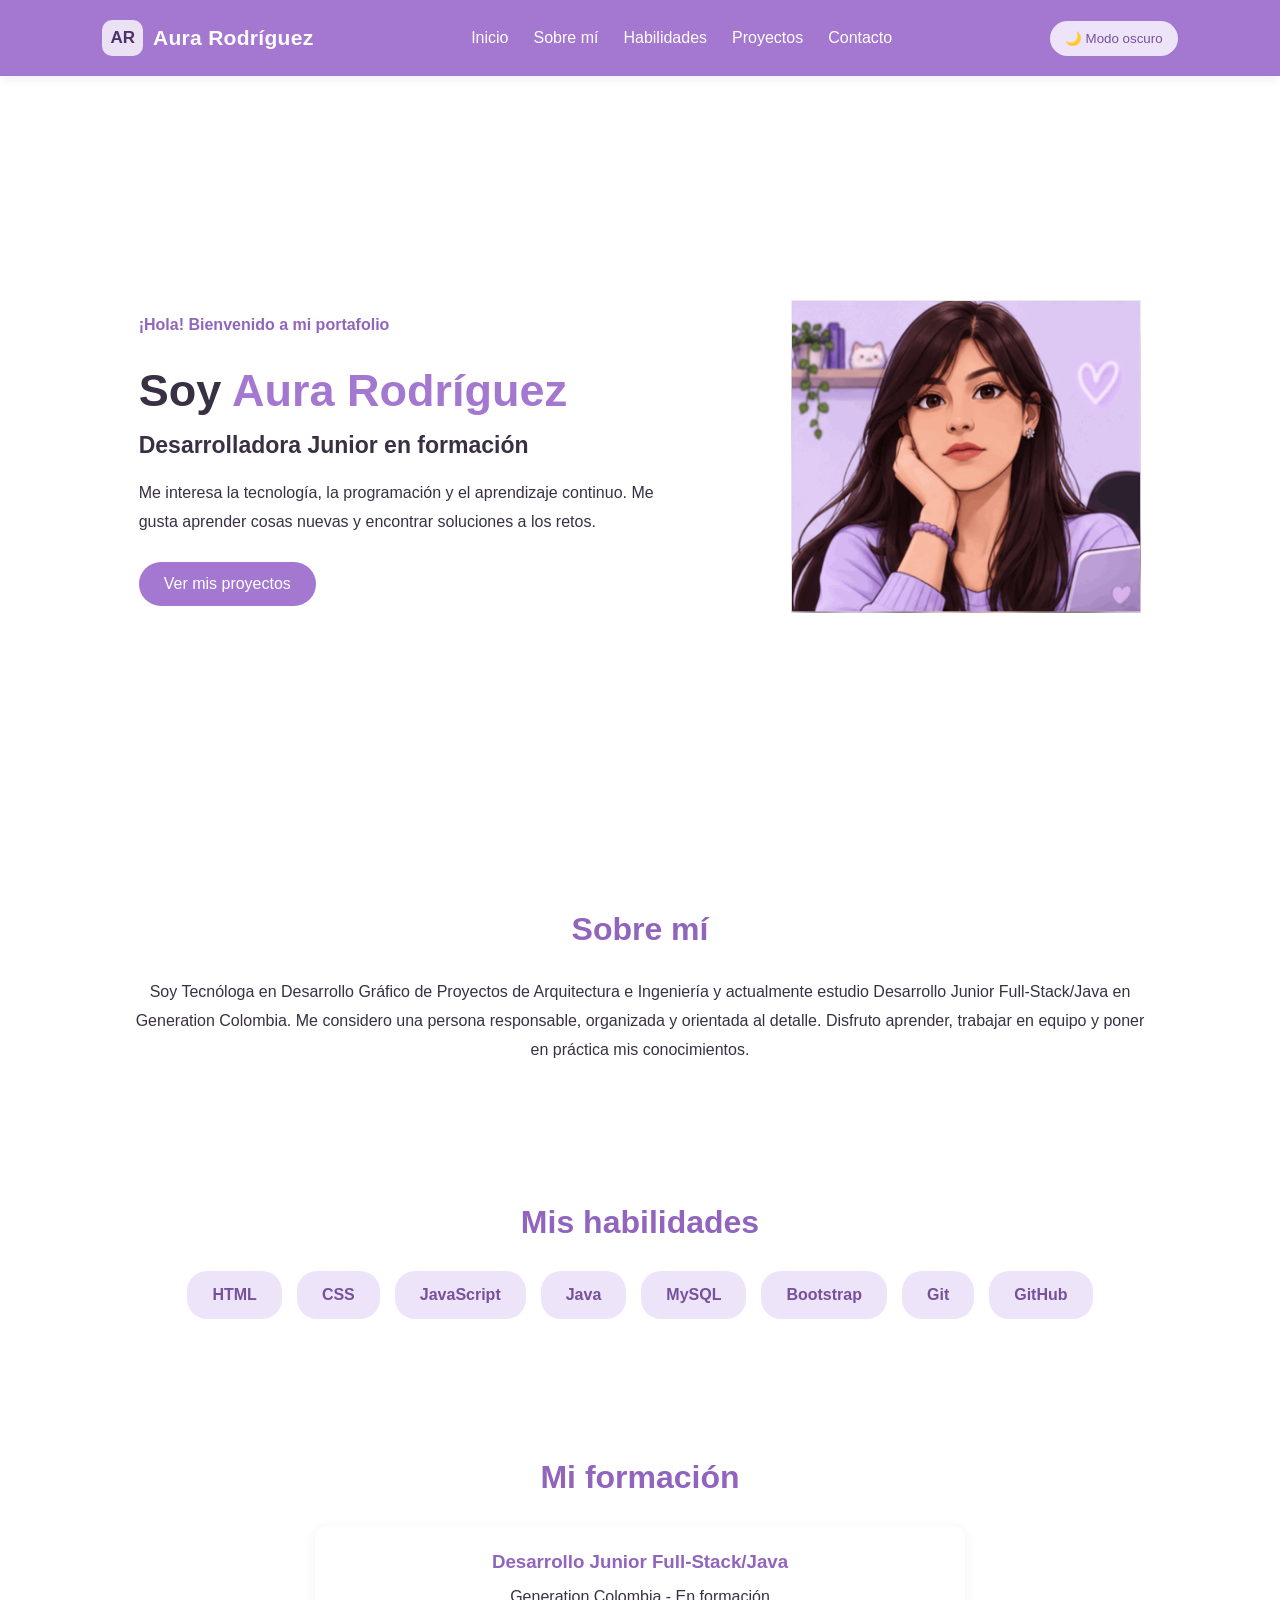
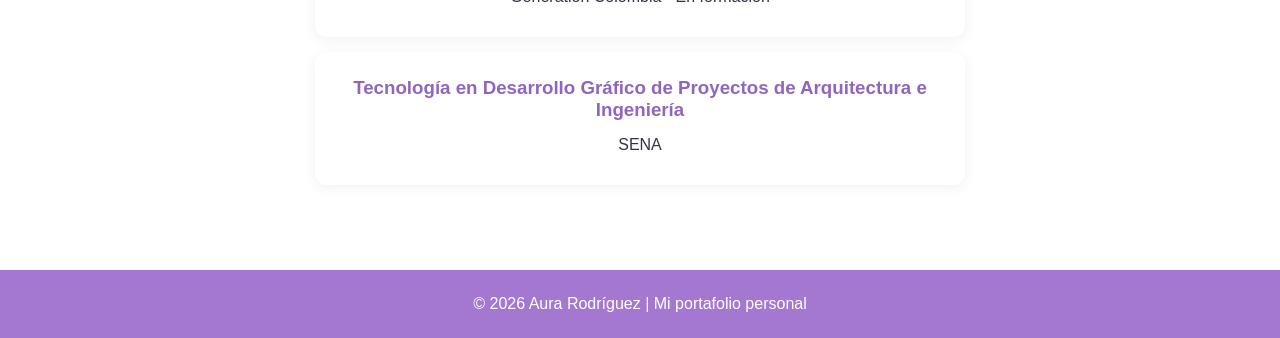
<file: index.html>
<!DOCTYPE html>
<html lang="es">

<head>
    <meta charset="UTF-8">
    <meta name="viewport" content="width=device-width, initial-scale=1.0">

    <title>Mi Portafolio | Aura Rodriguez</title>

    <link rel="stylesheet" href="styles.css">
</head>

<body>

    <header>
        <nav class="navbar">
            <a href="#inicio" class="logo">
                <span class="logo-iniciales">AR</span>
                <span class="logo-nombre">Aura Rodríguez</span>
            </a>

            <ul class="menu">
                <li><a href="#inicio">Inicio</a></li>
                <li><a href="#sobre-mi">Sobre mí</a></li>
                <li><a href="#habilidades">Habilidades</a></li>
                <li><a href="proyectos.html">Proyectos</a></li>
                <li><a href="contacto.html">Contacto</a></li>
            </ul>
            <button id="tema-btn">🌙 Modo oscuro</button>
        </nav>
    </header>

    <section id="inicio" class="inicio">

        <div class="inicio-texto">
            <p class="saludo">¡Hola! Bienvenido a mi portafolio</p>

            <h1>Soy <span>Aura Rodríguez</span></h1>

            <h2>Desarrolladora Junior en formación</h2>

            <p>
                Me interesa la tecnología, la programación
                y el aprendizaje continuo. Me gusta aprender
                cosas nuevas y encontrar soluciones a los retos.
            </p>

            <a href="#proyectos" class="boton">
                Ver mis proyectos
            </a>
        </div>

        <div class="inicio-imagen">
            <img src="imagenes/Captura.PNG" alt="ilustracion animada">
        </div>

    </section>

    <!-- Sobre mí -->
    <section id="sobre-mi" class="seccion">

        <h2>Sobre mí</h2>

        <p>
            Soy Tecnóloga en Desarrollo Gráfico de Proyectos
            de Arquitectura e Ingeniería y actualmente estudio
            Desarrollo Junior Full-Stack/Java en Generation Colombia.

            Me considero una persona responsable, organizada
            y orientada al detalle. Disfruto aprender, trabajar
            en equipo y poner en práctica mis conocimientos.
        </p>

    </section>

    <section id="habilidades" class="seccion">

        <h2>Mis habilidades</h2>

        <div class="habilidades-lista">
            <div class="habilidad">HTML</div>
            <div class="habilidad">CSS</div>
            <div class="habilidad">JavaScript</div>
            <div class="habilidad">Java</div>
            <div class="habilidad">MySQL</div>
            <div class="habilidad">Bootstrap</div>
            <div class="habilidad">Git</div>
            <div class="habilidad">GitHub</div>
        </div>

    </section>

    <section id="formacion" class="seccion">

        <h2>Mi formación</h2>

        <div class="formacion-item">
            <h3>Desarrollo Junior Full-Stack/Java</h3>
            <p>Generation Colombia - En formación</p>
        </div>

        <div class="formacion-item">
            <h3>Tecnología en Desarrollo Gráfico de Proyectos
                de Arquitectura e Ingeniería</h3>
            <p>SENA</p>
        </div>

    </section>

</section>

<footer>
    <p>© 2026 Aura Rodríguez | Mi portafolio personal</p>
</footer>
<script src="script.js"></script>
</body>
</html>
</file>
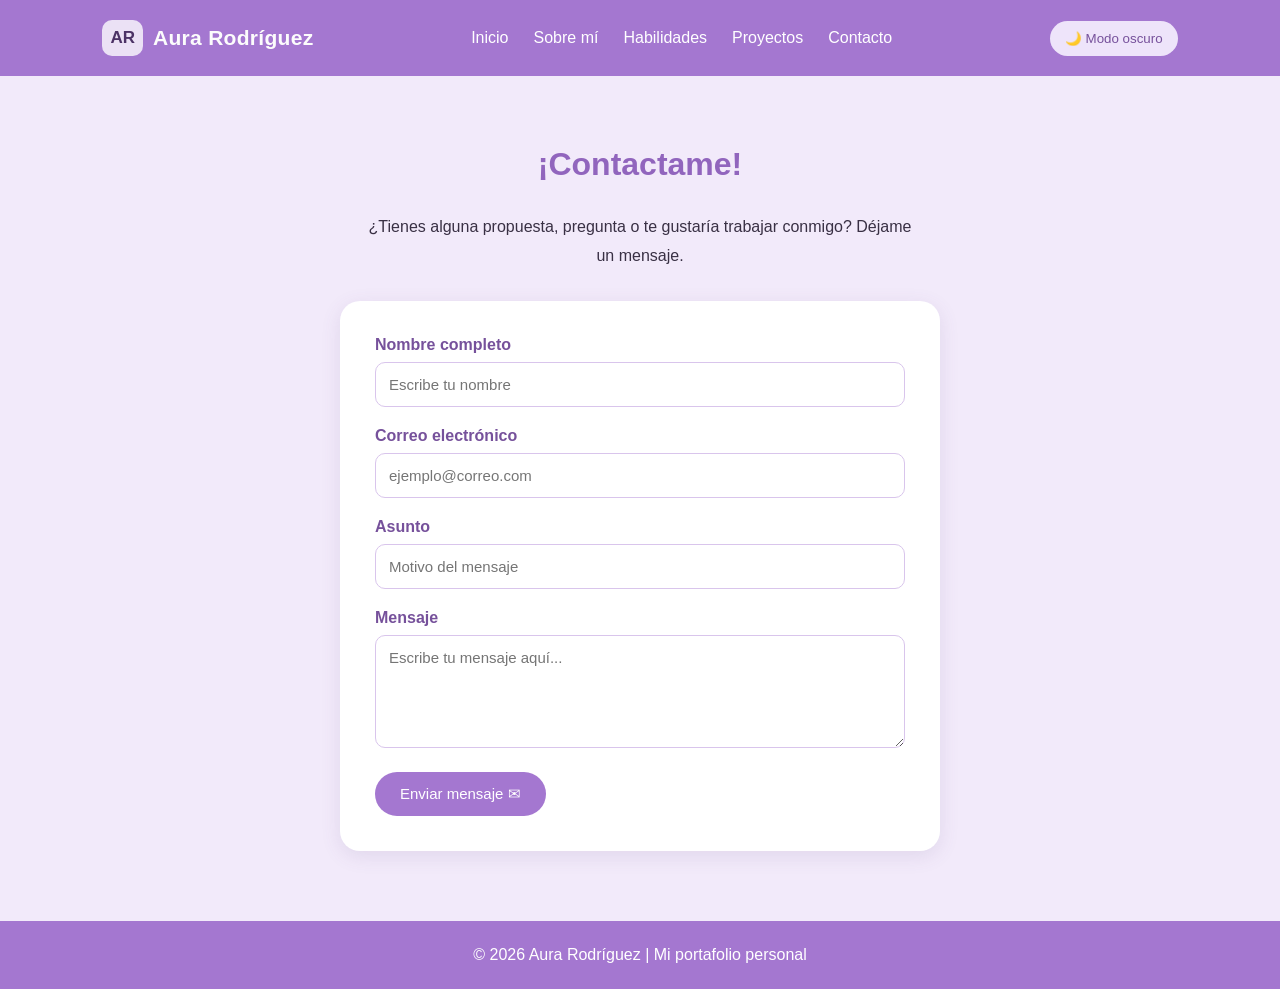
<file: contacto.html>
<!DOCTYPE html>
<html lang="es">

<head>
    <meta charset="UTF-8">
    <meta name="viewport" content="width=device-width, initial-scale=1.0">

    <title>Contacto | Aura Rodríguez</title>

    <link rel="stylesheet" href="styles.css">
</head>

<body>

    <!-- Menú de navegación -->
    <header>
        <nav class="navbar">

            <a href="index.html" class="logo">
                <span class="logo-iniciales">AR</span>
                <span class="logo-nombre">Aura Rodríguez</span>
            </a>

            <ul class="menu">
                <li><a href="index.html#inicio">Inicio</a></li>
                <li><a href="index.html#sobre-mi">Sobre mí</a></li>
                <li><a href="index.html#habilidades">Habilidades</a></li>
                <li><a href="proyectos.html">Proyectos</a></li>
                <li><a href="contacto.html">Contacto</a></li>
            </ul>

            <button id="tema-btn">🌙 Modo oscuro</button>

        </nav>
    </header>

    <!-- Formulario de contacto -->
    <section class="seccion contacto">

        <h2>¡Contactame!</h2>

        <p class="contacto-descripcion">
            ¿Tienes alguna propuesta, pregunta o te gustaría
            trabajar conmigo? Déjame un mensaje.
        </p>

        <form action="https://formsubmit.co/aurarodriguezd26@gmail.com"
              method="POST" class="formulario">

            <div class="campo">
                <label for="nombre">Nombre completo</label>
                <input type="text" id="nombre" name="nombre"
                       placeholder="Escribe tu nombre" required>
            </div>

            <div class="campo">
                <label for="correo">Correo electrónico</label>
                <input type="email" id="correo" name="correo"
                       placeholder="ejemplo@correo.com" required>
            </div>

            <div class="campo">
                <label for="asunto">Asunto</label>
                <input type="text" id="asunto" name="asunto"
                       placeholder="Motivo del mensaje" required>
            </div>

            <div class="campo">
                <label for="mensaje">Mensaje</label>
                <textarea id="mensaje" name="mensaje"
                          rows="5"
                          placeholder="Escribe tu mensaje aquí..."
                          required></textarea>
            </div>

            <button type="submit" class="boton">
                Enviar mensaje ✉
            </button>

        </form>

    </section>

    <footer>
        <p>© 2026 Aura Rodríguez | Mi portafolio personal</p>
    </footer>

    <script src="script.js"></script>

</body>
</html>
</file>
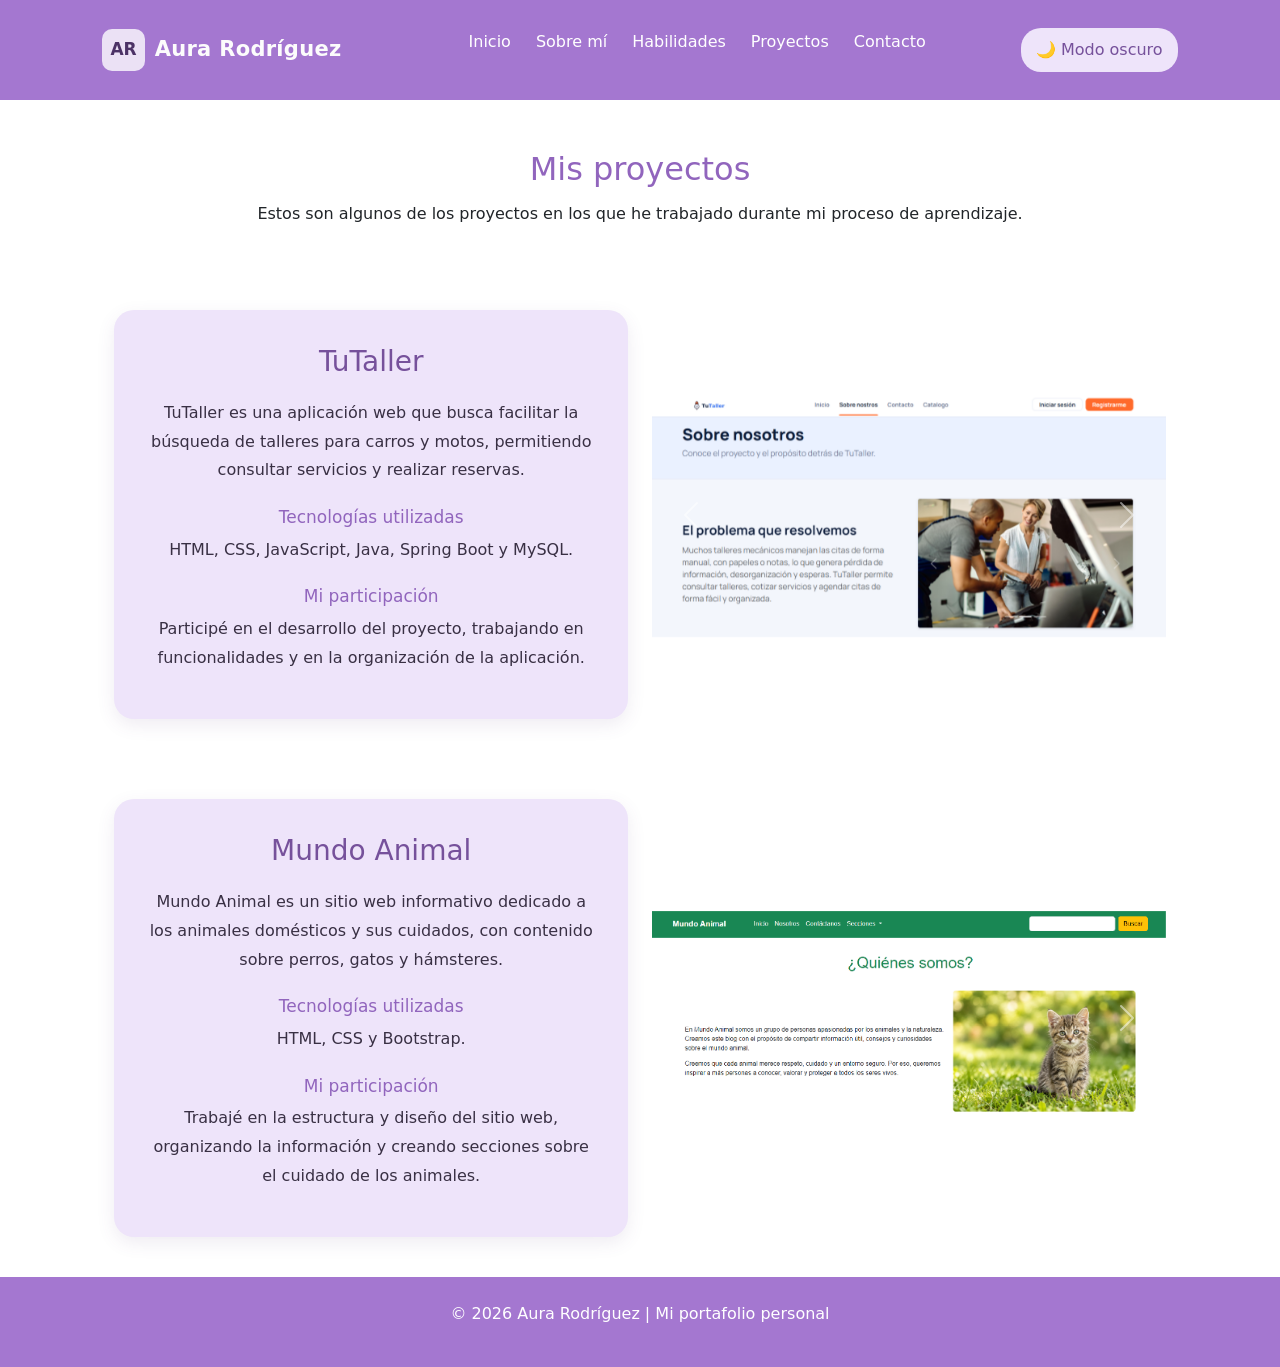
<file: proyectos.html>
<!DOCTYPE html>
<html lang="es">

<head>
    <meta charset="UTF-8">
    <meta name="viewport" content="width=device-width, initial-scale=1.0">

    <title>Mis proyectos | Aura Rodríguez</title>

    <link rel="stylesheet" href="styles.css">

    <!-- Bootstrap -->
    <link href="https://cdn.jsdelivr.net/npm/bootstrap@5.3.8/dist/css/bootstrap.min.css" rel="stylesheet">
</head>

<body>

    <!-- Barra de navegación -->
    <header>
        <nav class="navbar">
            <a href="index.html" class="logo">
                <span class="logo-iniciales">AR</span>
                <span class="logo-nombre">Aura Rodríguez</span>
            </a>

            <ul class="menu">
                <li><a href="index.html#inicio">Inicio</a></li>
                <li><a href="index.html#sobre-mi">Sobre mí</a></li>
                <li><a href="index.html#habilidades">Habilidades</a></li>
                <li><a href="proyectos.html">Proyectos</a></li>
                <li><a href="contacto.html">Contacto</a></li>
            </ul>

            <button id="tema-btn">🌙 Modo oscuro</button>
        </nav>
    </header>

    <!-- Encabezado -->
    <section class="seccion encabezado-proyectos">
        <h2>Mis proyectos</h2>

        <p>
            Estos son algunos de los proyectos en los que he trabajado
            durante mi proceso de aprendizaje.
        </p>
    </section>

    <!-- Proyecto TuTaller -->
    <section class="seccion proyectos">
        <div class="container">
            <div class="row align-items-center g-4">

                <!-- Información a la izquierda -->
                <div class="col-md-6">
                    <div class="tarjeta-informacion">

                        <h3>TuTaller</h3>

                        <p>
                            TuTaller es una aplicación web que busca facilitar
                            la búsqueda de talleres para carros y motos,
                            permitiendo consultar servicios y realizar reservas.
                        </p>

                        <h4>Tecnologías utilizadas</h4>

                        <p>
                            HTML, CSS, JavaScript, Java, Spring Boot y MySQL.
                        </p>

                        <h4>Mi participación</h4>

                        <p>
                            Participé en el desarrollo del proyecto,
                            trabajando en funcionalidades y en la organización
                            de la aplicación.
                        </p>

                    </div>
                </div>

                <!-- Imágenes a la derecha -->
                <div class="col-md-6">
                    <div id="carruselTuTaller"
                         class="carousel slide"
                         data-bs-ride="carousel"
                         data-bs-interval="3000">

                        <div class="carousel-inner">

                            <div class="carousel-item active">
                                <img src="./imagenes/tutaller1.PNG"
                                     class="d-block w-100"
                                     alt="Página principal de TuTaller">
                            </div>

                            <div class="carousel-item">
                                <img src="./imagenes/tutaller2.PNG"
                                     class="d-block w-100"
                                     alt="Catálogo de talleres">
                            </div>

                        </div>

                        <button class="carousel-control-prev"
                                type="button"
                                data-bs-target="#carruselTuTaller"
                                data-bs-slide="prev">
                            <span class="carousel-control-prev-icon"></span>
                        </button>

                        <button class="carousel-control-next"
                                type="button"
                                data-bs-target="#carruselTuTaller"
                                data-bs-slide="next">
                            <span class="carousel-control-next-icon"></span>
                        </button>

                    </div>
                </div>

            </div>
        </div>
    </section>

    <!-- Proyecto Mundo Animal -->
    <section class="seccion proyectos">
        <div class="container">
            <div class="row align-items-center g-4">

                <!-- Información a la izquierda -->
                <div class="col-md-6">
                    <div class="tarjeta-informacion">

                        <h3>Mundo Animal</h3>

                        <p>
                            Mundo Animal es un sitio web informativo dedicado
                            a los animales domésticos y sus cuidados, con
                            contenido sobre perros, gatos y hámsteres.
                        </p>

                        <h4>Tecnologías utilizadas</h4>

                        <p>
                            HTML, CSS y Bootstrap.
                        </p>

                        <h4>Mi participación</h4>

                        <p>
                            Trabajé en la estructura y diseño del sitio web,
                            organizando la información y creando secciones
                            sobre el cuidado de los animales.
                        </p>

                    </div>
                </div>

                <!-- Imágenes a la derecha -->
                <div class="col-md-6">
                    <div id="carruselMundoAnimal"
                         class="carousel slide"
                         data-bs-ride="carousel"
                         data-bs-interval="3000">

                        <div class="carousel-inner">

                            <div class="carousel-item active">
                                <img src="./imagenes/mundo1.PNG"
                                     class="d-block w-100"
                                     alt="Página principal de Mundo Animal">
                            </div>

                            <div class="carousel-item">
                                <img src="./imagenes/mundo2.PNG"
                                     class="d-block w-100"
                                     alt="Contenido de Mundo Animal">
                            </div>

                        </div>

                        <button class="carousel-control-prev"
                                type="button"
                                data-bs-target="#carruselMundoAnimal"
                                data-bs-slide="prev">
                            <span class="carousel-control-prev-icon"></span>
                        </button>

                        <button class="carousel-control-next"
                                type="button"
                                data-bs-target="#carruselMundoAnimal"
                                data-bs-slide="next">
                            <span class="carousel-control-next-icon"></span>
                        </button>

                    </div>
                </div>

            </div>
        </div>
    </section>

    <!-- Footer -->
    <footer>
        <p>© 2026 Aura Rodríguez | Mi portafolio personal</p>
    </footer>

    <script src="https://cdn.jsdelivr.net/npm/bootstrap@5.3.8/dist/js/bootstrap.bundle.min.js"></script>
    <script src="script.js"></script>

</body>
</html>
</file>
<file: styles.css>
* {
    margin: 0;
    padding: 0;
    box-sizing: border-box;
    scroll-behavior: smooth;
}

body {
    font-family: Arial, sans-serif;
    background-color: #ffffff;
    color: #393044;
}

/* Menú de navegación */
header {
    background-color: #a477d0;
    padding: 20px 8%;
    box-shadow: 0 2px 10px rgba(0, 0, 0, 0.08);
}

.navbar {
    display: flex;
    justify-content: space-between;
    align-items: center;
}

.logo {
    font-size: 28px;
    font-weight: bold;
    color: white;
    text-decoration: none;
}

.menu {
    display: flex;
    list-style: none;
    gap: 25px;
}

.menu a {
    text-decoration: none;
    color: white;
    transition: 0.3s;
}

.menu a:hover {
    color: #eee4fa;
}

/* Inicio */
.inicio {
    min-height: 85vh;
    display: flex;
    align-items: center;
    justify-content: space-around;
    padding: 50px 8%;
    gap: 30px;
}

.inicio-texto {
    max-width: 550px;
}

.saludo {
    color: #9165bd;
    margin-bottom: 15px;
    font-weight: bold;
}

.inicio h1 {
    font-size: 45px;
    margin-bottom: 15px;
}

.inicio h1 span {
    color: #a477d0;
}

.inicio h2 {
    font-size: 23px;
    margin-bottom: 20px;
}

.inicio-texto p {
    line-height: 1.8;
    margin-bottom: 25px;
}

.inicio-imagen img {
    width: 350px;
    max-width: 100%;
}

/* Botones */
.boton {
    display: inline-block;
    background-color: #a477d0;
    color: white;
    padding: 13px 25px;
    border-radius: 25px;
    text-decoration: none;
    transition: 0.3s;
}

.boton:hover {
    background-color: #8052aa;
    transform: translateY(-3px);
}

/* Secciones */
.seccion {
    padding: 70px 10%;
    text-align: center;
}

.seccion h2 {
    font-size: 32px;
    color: #9165bd;
    margin-bottom: 30px;
}

.seccion p {
    line-height: 1.8;
}

/* Habilidades */
.habilidades-lista {
    display: flex;
    flex-wrap: wrap;
    justify-content: center;
    gap: 15px;
}

.habilidad {
    background-color: #eee4fa;
    color: #76519b;
    padding: 15px 25px;
    border-radius: 20px;
    font-weight: bold;
}

/* Proyectos */
.proyectos-lista {
    display: flex;
    justify-content: center;
    flex-wrap: wrap;
    gap: 25px;
}

.proyecto {
    background-color: white;
    padding: 30px;
    width: 300px;
    border-radius: 15px;
    box-shadow: 0 5px 20px rgba(100, 70, 130, 0.10);
    transition: 0.3s;
}

.proyecto:hover {
    transform: translateY(-7px);
}

.proyecto h3 {
    color: #9165bd;
    margin-bottom: 15px;
}

.proyecto span {
    display: block;
    margin-top: 15px;
    color: #9165bd;
    font-size: 13px;
}

/* Formación */
.formacion-item {
    background-color: white;
    padding: 25px;
    margin: 15px auto;
    max-width: 650px;
    border-radius: 12px;
    box-shadow: 0 3px 12px rgba(100, 70, 130, 0.08);
}

.formacion-item h3 {
    color: #9165bd;
    margin-bottom: 10px;
}

/* Contacto */
.redes {
    margin-top: 25px;
}

.redes a {
    color: #9165bd;
    text-decoration: none;
    margin: 0 12px;
}

/* Pie de página */
footer {
    background-color: #a477d0;
    color: white;
    text-align: center;
    padding: 25px;
}

/* Adaptación a celulares */
@media (max-width: 768px) {

    .navbar {
        flex-direction: column;
        gap: 20px;
    }

    .menu {
        flex-wrap: wrap;
        justify-content: center;
        gap: 15px;
    }

    .inicio {
        flex-direction: column;
        text-align: center;
    }

    .inicio h1 {
        font-size: 35px;
    }

    .inicio-imagen img {
        width: 280px;
    }

    .seccion {
        padding: 50px 6%;
    }

}


/* Botón para cambiar el tema */
#tema-btn {
    background-color: #eee4fa;
    color: #76519b;
    border: none;
    padding: 10px 15px;
    border-radius: 20px;
    cursor: pointer;
}

/* Modo oscuro en tonos lilas */
body.tema-oscuro {
    background-color: #33283d;
    color: #e8e2eb;
}

body.tema-oscuro header {
    background-color: #49375a;
}

body.tema-oscuro section {
    background-color: #33283d;
    color: #c0a6c5;
}

body.tema-oscuro footer {
    background-color: #49375a !important;
    color: #ffffff !important;
}

body.tema-oscuro .formulario {
    background-color: #49375a;
    color: #ffffff;
}

body.tema-oscuro .campo input,
body.tema-oscuro .campo textarea {
    background-color: #5b486b;
    color: #ffffff;
    border-color: #806b91;
}

body.tema-oscuro .campo label {
    color: #795196;
}



/* Formulario de contacto */
.contacto {
    background-color: #f2eafa;
}

.contacto-descripcion {
    max-width: 550px;
    margin: 0 auto 30px;
}

.formulario {
    background-color: white;
    max-width: 600px;
    margin: auto;
    padding: 35px;
    border-radius: 20px;
    box-shadow: 0 5px 20px rgba(100, 70, 130, 0.12);
    text-align: left;
}

.campo {
    margin-bottom: 20px;
}

.campo label {
    display: block;
    margin-bottom: 8px;
    font-weight: bold;
    color: #76519b;
}

.campo input,
.campo textarea {
    width: 100%;
    padding: 13px;
    border: 1px solid #d9c5ec;
    border-radius: 10px;
    font-family: Arial, sans-serif;
    font-size: 15px;
    outline: none;
}

.campo input:focus,
.campo textarea:focus {
    border-color: #a477d0;
    box-shadow: 0 0 5px #d9c5ec;
}

.campo textarea {
    resize: vertical;
}

.formulario button {
    border: none;
    cursor: pointer;
    font-size: 15px;
}

@media (max-width: 768px) {
    .formulario {
        padding: 20px;
    }
}

/* Página de proyectos */
.tarjeta-proyecto {
    background-color: #f5effb;
    padding: 25px;
    border-radius: 15px;
    max-width: 900px;
    margin: 20px auto;
}

.tarjeta-proyecto h3 {
    color: #9165bd;
    margin-bottom: 20px;
}

.tarjeta-proyecto h4 {
    color: #76519b;
    margin-top: 20px;
    margin-bottom: 8px;
}

.tarjeta-proyecto p {
    line-height: 1.6;
}

.imagenes-proyecto {
    display: flex;
    gap: 15px;
    margin-bottom: 20px;
    flex-wrap: wrap;
}

.imagenes-proyecto img {
    width: calc(50% - 8px);
    border-radius: 10px;
    object-fit: cover;
}

body.tema-oscuro .tarjeta-proyecto {
    background-color: #49375a;
    color: #e2d5eb;
}

body.tema-oscuro .tarjeta-proyecto h3,
body.tema-oscuro .tarjeta-proyecto h4 {
    color: #d6b8ed;
}

@media (max-width: 768px) {
    .imagenes-proyecto img {
        width: 100%;
    }
}


/* Encabezado de proyectos */
.encabezado-proyectos {
    text-align: center;
    background-color: #ffffff;
}

.encabezado-proyectos h2 {
    color: #9165bd;
    margin-bottom: 15px;
}

/* Secciones */
.proyectos {
    background-color: #ffffff;
    padding: 45px 8%;
}


/* Encabezado de proyectos */
.encabezado-proyectos {
    text-align: center;
    background-color: #ffffff;
    padding: 50px 8% 25px;
}

.encabezado-proyectos h2 {
    color: #9165bd;
    font-size: 32px;
    margin-bottom: 12px;
}

/* Secciones de proyectos */
.proyectos {
    background-color: #ffffff;
    padding: 40px 8%;
}

/* Tarjeta del texto */
.tarjeta-informacion {
    background-color: #eee4fa;
    padding: 35px;
    border-radius: 20px;
    min-height: 350px;
    box-shadow: 0 6px 18px rgba(100, 70, 130, 0.10);
}

.tarjeta-informacion h3 {
    color: #76519b;
    font-size: 28px;
    margin-bottom: 20px;
}

.tarjeta-informacion h4 {
    color: #9165bd;
    font-size: 17px;
    margin-top: 22px;
    margin-bottom: 8px;
}

.tarjeta-informacion p {
    color: #393044;
    line-height: 1.8;
    margin-bottom: 12px;
}

/* Carrusel sin tarjeta */
.carousel {
    border-radius: 15px;
    overflow: hidden;
    background: transparent;
}

.carousel img {
    width: 100%;
    height: 380px;
    object-fit: contain;
    background: transparent;
}

/* Modo oscuro */
body.tema-oscuro .encabezado-proyectos,
body.tema-oscuro .proyectos {
    background-color: #33283d;
    color: #f5edf9;
}

body.tema-oscuro .tarjeta-informacion {
    background-color: #49375a;
}

body.tema-oscuro .tarjeta-informacion h3,
body.tema-oscuro .tarjeta-informacion h4 {
    color: #d6b8ed;
}

body.tema-oscuro .tarjeta-informacion p {
    color: #f0e7f6;
}

/* Adaptación a celulares */
@media (max-width: 768px) {
    .proyectos {
        padding: 30px 5%;
    }

    .tarjeta-informacion {
        min-height: auto;
        padding: 25px;
    }

    .carousel img {
        height: 260px;
    }
}

.logo {
    display: flex;
    align-items: center;
    gap: 10px;
    text-decoration: none;
    color: rgb(252, 252, 252);
    font-size: 21px;
    font-weight: bold;
}

.logo-iniciales {
    background-color: #ebe1f5;
    color: #4c3266;
    padding: 8px;
    border-radius: 10px;
    font-size: 17px;
}

.logo-nombre {
    letter-spacing: 0.3px;
}
</file>
